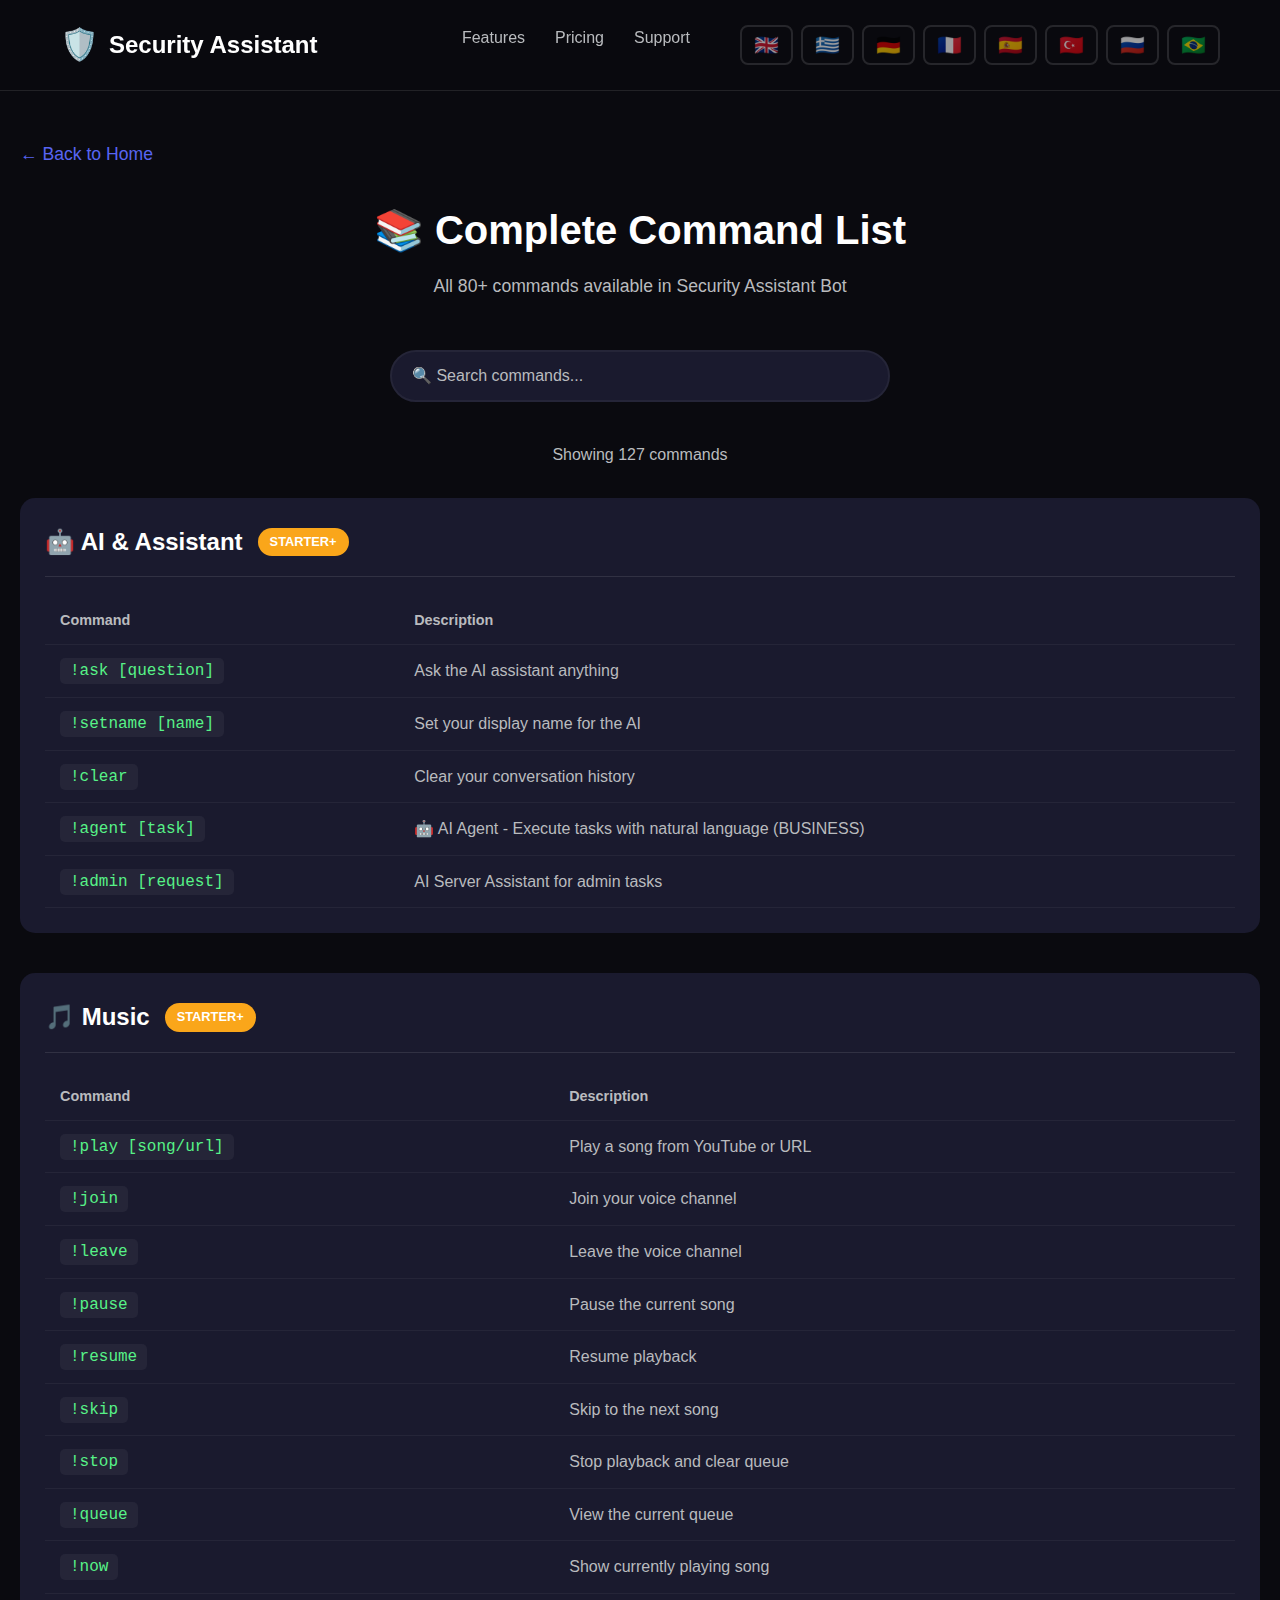
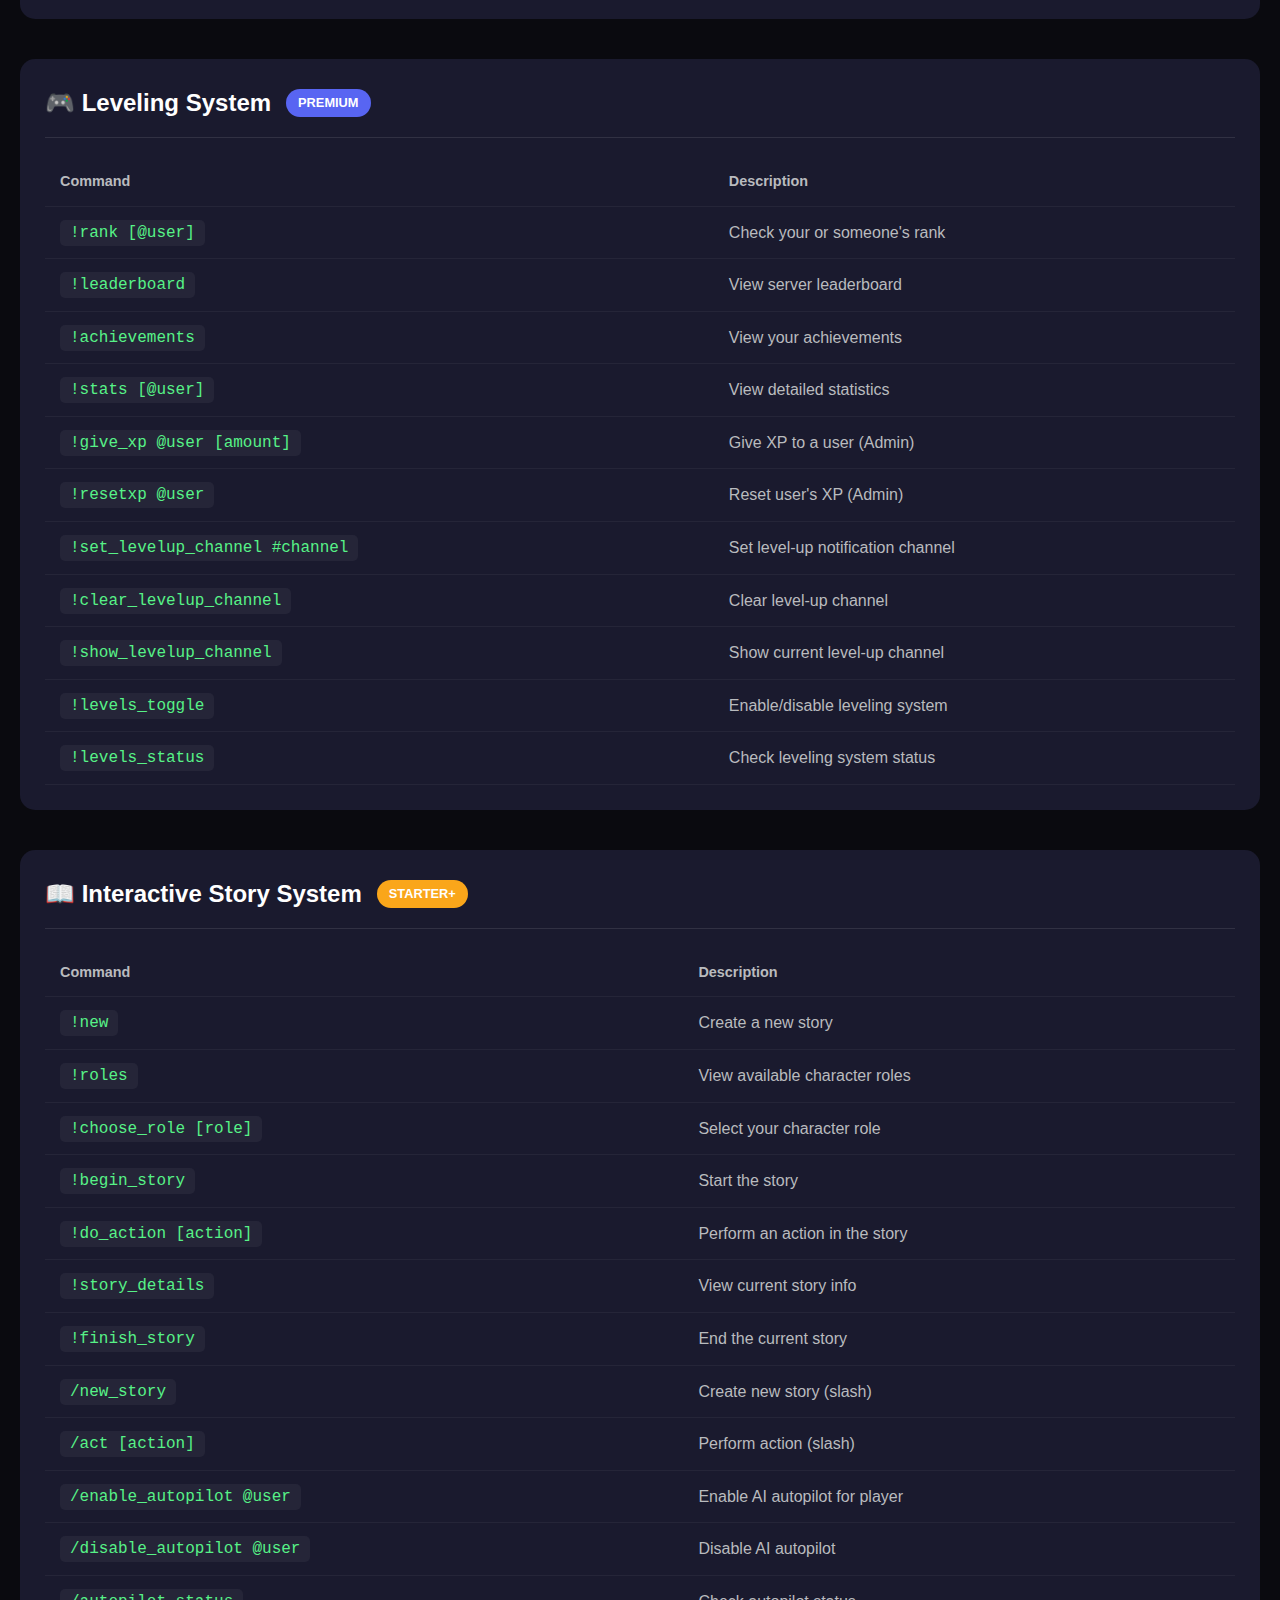
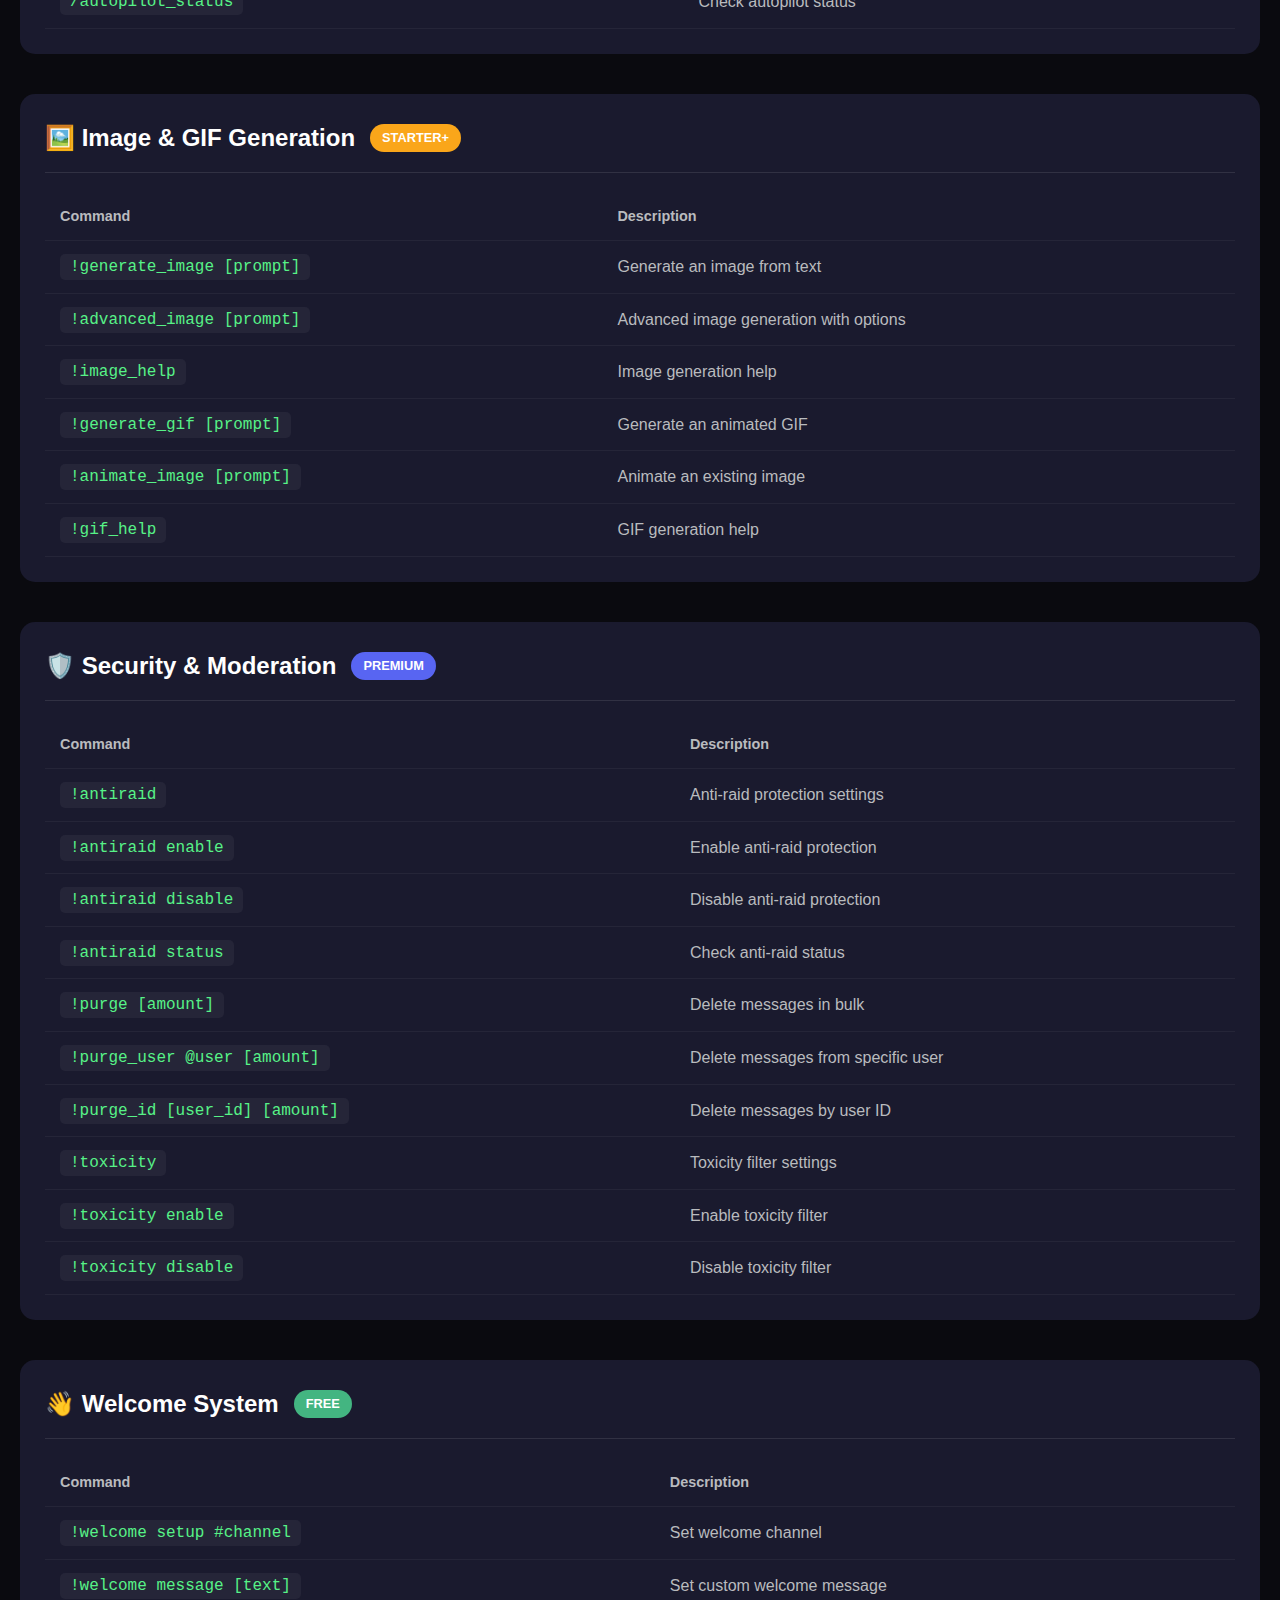
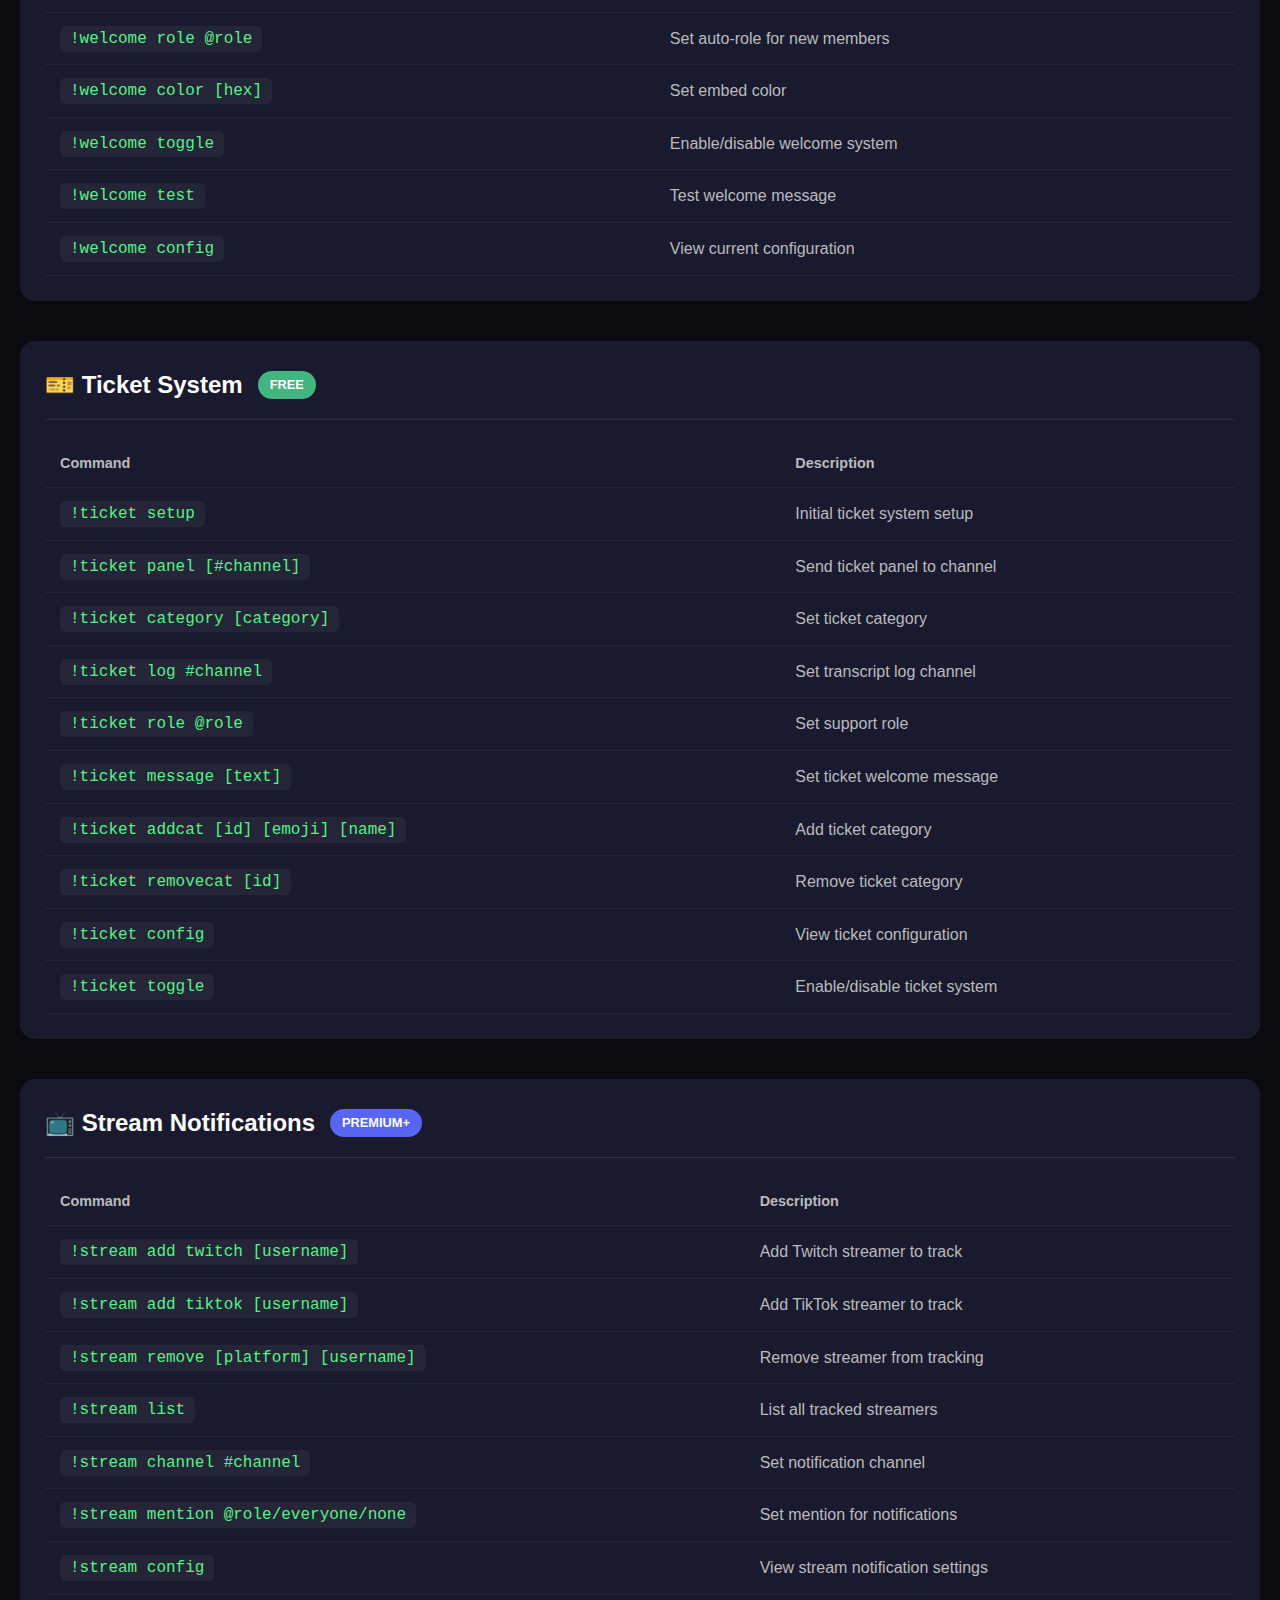
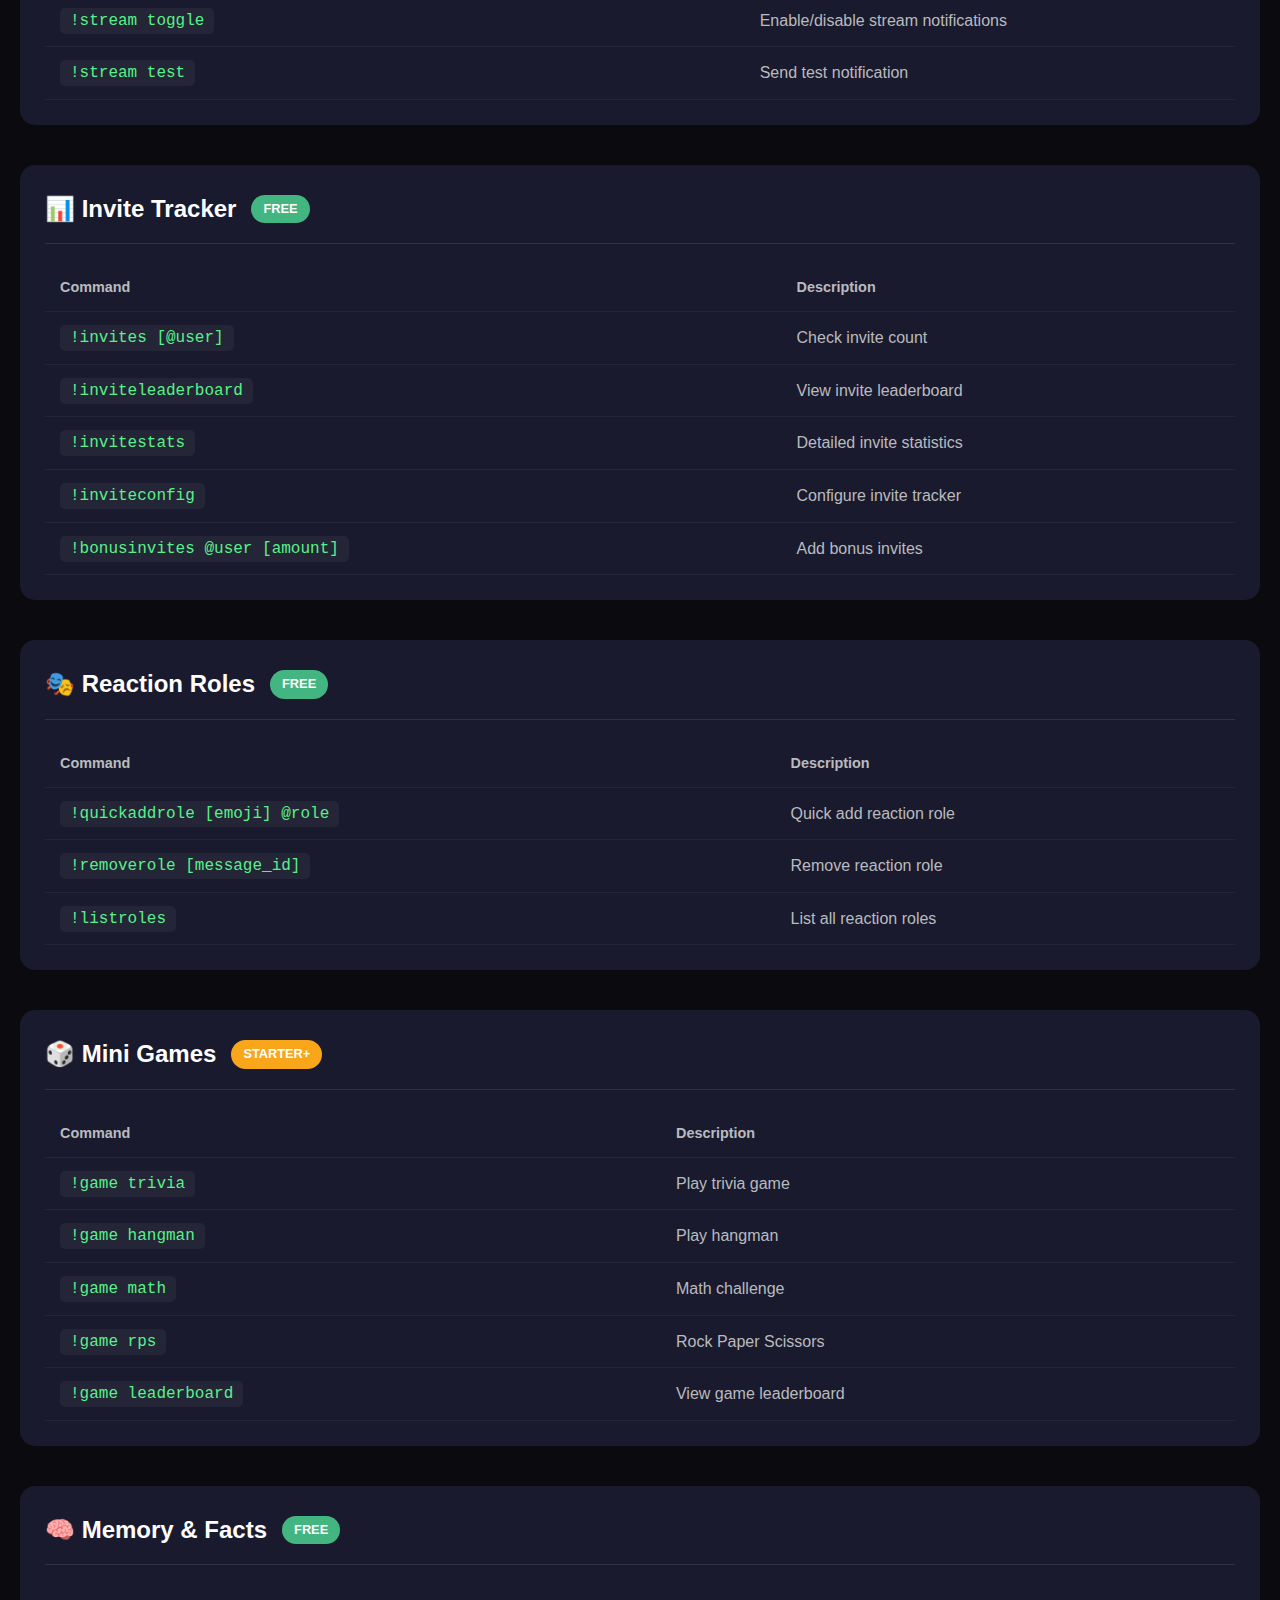
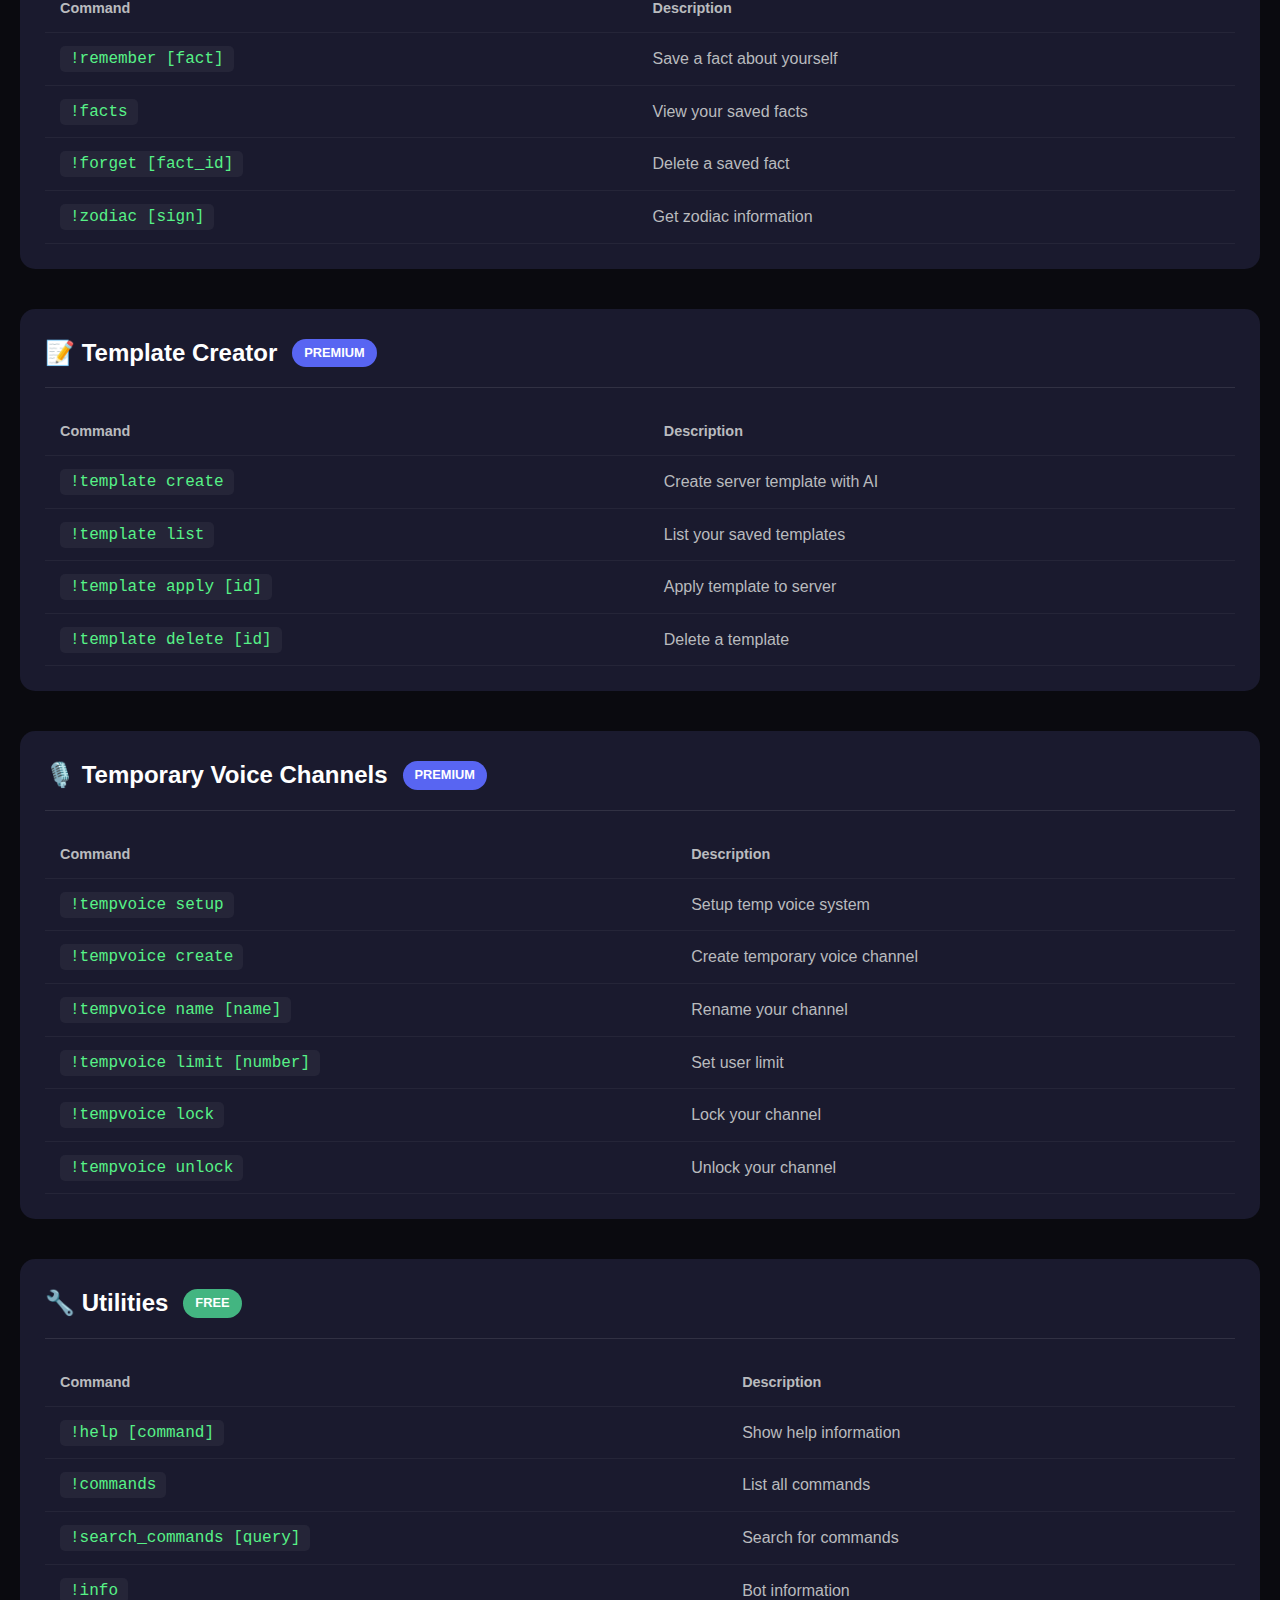
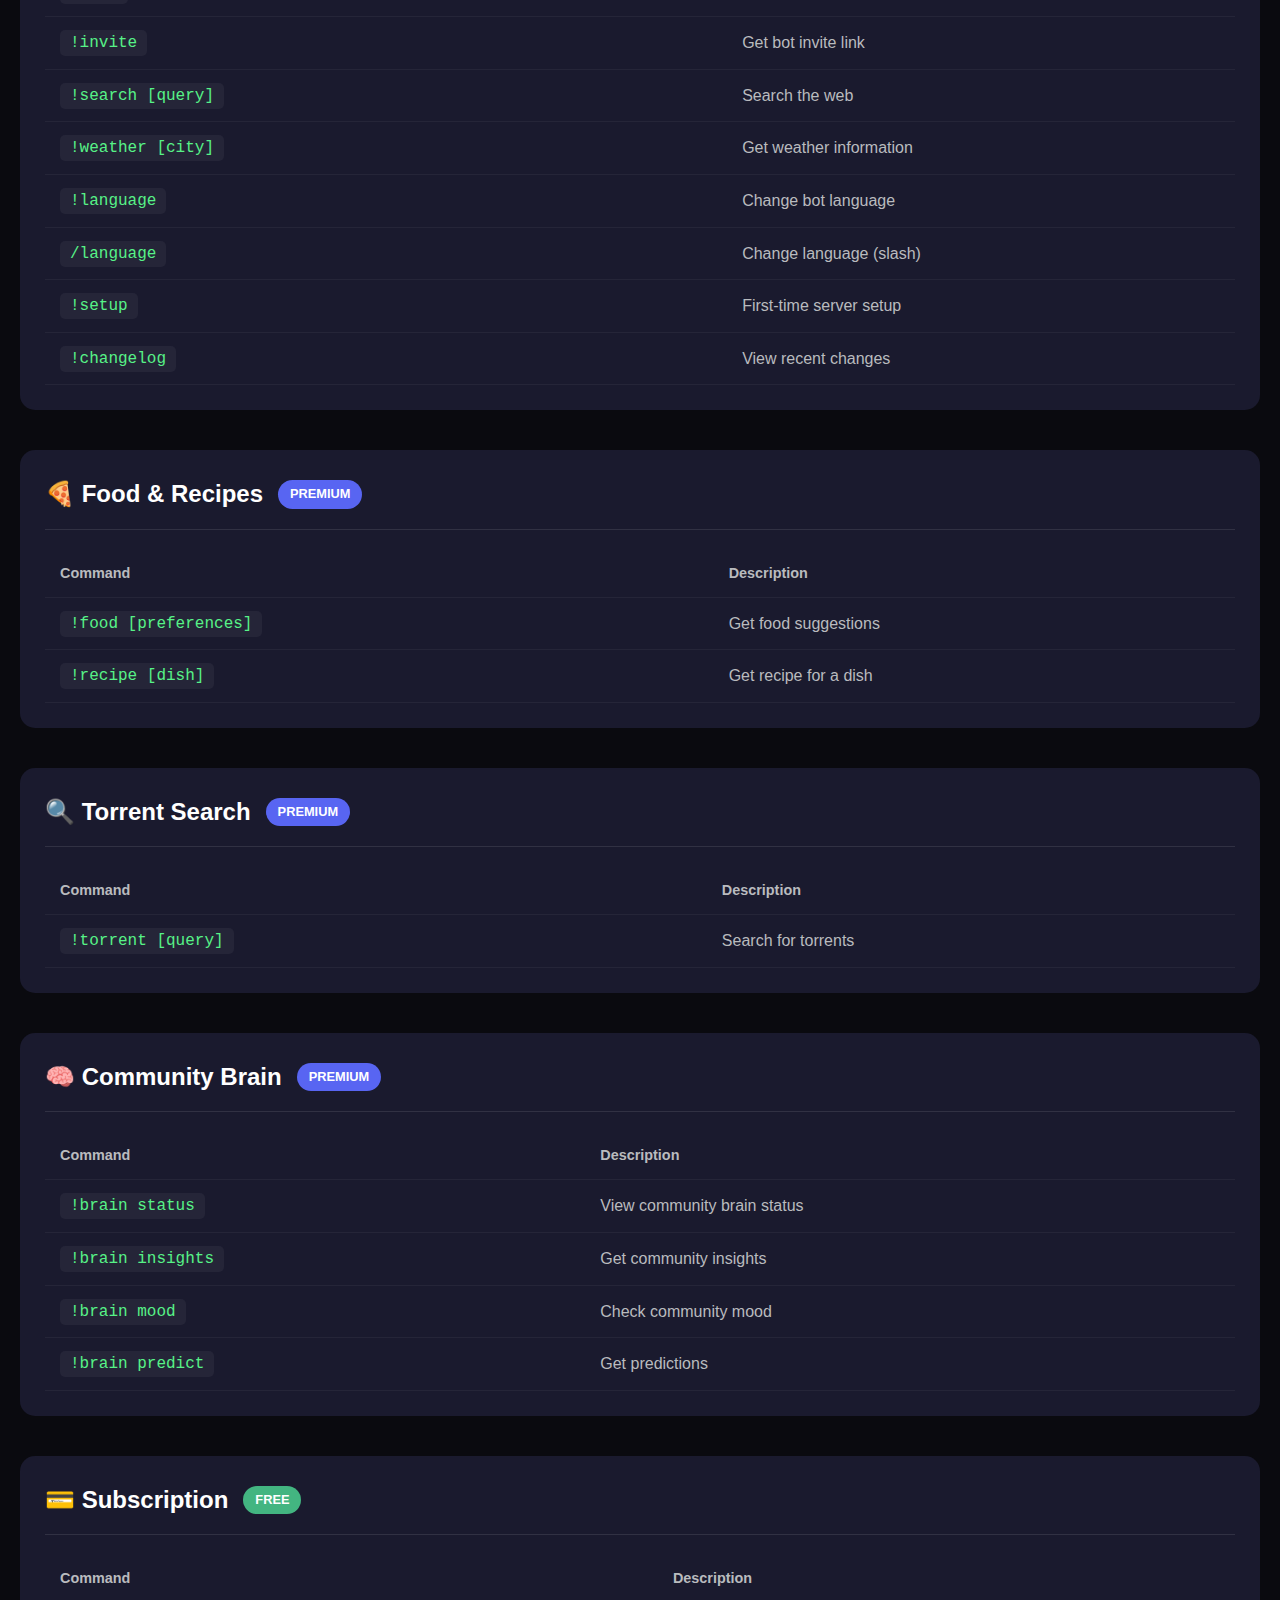
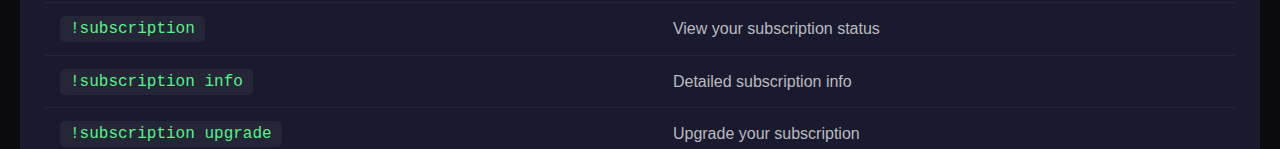
<file: commands.html>
<!DOCTYPE html>
<html lang="en">
<head>
    <meta charset="UTF-8">
    <meta name="viewport" content="width=device-width, initial-scale=1.0">
    <meta name="description" content="Security Assistant Bot - Complete Command List">
    <title>🛡️ Security Assistant - All Commands</title>
    <link rel="stylesheet" href="style.css">
    <link rel="stylesheet" href="language-switcher.css">
    <link rel="icon" href="data:image/svg+xml,<svg xmlns='http://www.w3.org/2000/svg' viewBox='0 0 100 100'><text y='.9em' font-size='90'>🛡️</text></svg>">
    <style>
        .commands-page {
            padding-top: 100px;
            min-height: 100vh;
        }
        .commands-container {
            max-width: 1400px;
            margin: 0 auto;
            padding: 40px 20px;
        }
        .commands-header {
            text-align: center;
            margin-bottom: 50px;
        }
        .commands-header h1 {
            font-size: 2.5em;
            margin-bottom: 10px;
        }
        .commands-header p {
            color: var(--text-muted);
            font-size: 1.1em;
        }
        .category-section {
            margin-bottom: 40px;
            background: var(--surface);
            border-radius: 15px;
            padding: 25px;
        }
        .category-header {
            display: flex;
            align-items: center;
            gap: 15px;
            margin-bottom: 20px;
            padding-bottom: 15px;
            border-bottom: 1px solid rgba(255,255,255,0.1);
        }
        .category-header h2 {
            font-size: 1.5em;
            margin: 0;
        }
        .category-header .tier-badge {
            padding: 4px 12px;
            border-radius: 20px;
            font-size: 0.8em;
            font-weight: 600;
        }
        .tier-free { background: #43B581; color: white; }
        .tier-starter { background: #FAA61A; color: white; }
        .tier-premium { background: #5865F2; color: white; }
        .tier-business { background: #9B59B6; color: white; }
        .commands-table {
            width: 100%;
            border-collapse: collapse;
        }
        .commands-table th,
        .commands-table td {
            padding: 12px 15px;
            text-align: left;
            border-bottom: 1px solid rgba(255,255,255,0.05);
        }
        .commands-table th {
            color: var(--text-muted);
            font-weight: 600;
            font-size: 0.9em;
        }
        .commands-table tr:hover {
            background: rgba(255,255,255,0.02);
        }
        .commands-table code {
            background: var(--surface-light);
            padding: 4px 10px;
            border-radius: 5px;
            font-family: 'Consolas', monospace;
            color: var(--secondary);
        }
        .commands-table .desc {
            color: var(--text-muted);
        }
        .back-link {
            display: inline-flex;
            align-items: center;
            gap: 8px;
            color: var(--primary);
            text-decoration: none;
            margin-bottom: 30px;
            font-size: 1.1em;
        }
        .back-link:hover {
            text-decoration: underline;
        }
        .search-box {
            width: 100%;
            max-width: 500px;
            margin: 0 auto 40px;
            display: block;
        }
        .search-box input {
            width: 100%;
            padding: 15px 20px;
            border-radius: 30px;
            border: 2px solid var(--surface-light);
            background: var(--surface);
            color: var(--text);
            font-size: 1em;
            outline: none;
            transition: border-color 0.3s;
        }
        .search-box input:focus {
            border-color: var(--primary);
        }
        .search-box input::placeholder {
            color: var(--text-muted);
        }
        .command-count {
            text-align: center;
            color: var(--text-muted);
            margin-bottom: 30px;
        }
    </style>
</head>
<body>
    <!-- Navigation -->
    <nav class="navbar">
        <div class="nav-container">
            <div class="nav-logo">
                <span class="logo-icon">🛡️</span>
                <span class="logo-text">Security Assistant</span>
            </div>
            <div class="nav-links">
                <a href="index.html#features">Features</a>
                <a href="index.html#pricing">Pricing</a>
                <a href="index.html#support">Support</a>
                <div class="language-switcher">
                    <button class="lang-btn" data-lang="en" title="English">🇬🇧</button>
                    <button class="lang-btn" data-lang="el" title="Ελληνικά">🇬🇷</button>
                    <button class="lang-btn" data-lang="de" title="Deutsch">🇩🇪</button>
                    <button class="lang-btn" data-lang="fr" title="Français">🇫🇷</button>
                    <button class="lang-btn" data-lang="es" title="Español">🇪🇸</button>
                    <button class="lang-btn" data-lang="tr" title="Türkçe">🇹🇷</button>
                    <button class="lang-btn" data-lang="ru" title="Русский">🇷🇺</button>
                    <button class="lang-btn" data-lang="pt" title="Português">🇧🇷</button>
                </div>
            </div>
        </div>
    </nav>

    <div class="commands-page">
        <div class="commands-container">
            <a href="index.html" class="back-link">← Back to Home</a>
            
            <div class="commands-header">
                <h1>📚 Complete Command List</h1>
                <p>All 80+ commands available in Security Assistant Bot</p>
            </div>

            <div class="search-box">
                <input type="text" id="command-search" placeholder="🔍 Search commands...">
            </div>

            <p class="command-count">Showing <span id="visible-count">80</span> commands</p>

            <!-- AI & Assistant -->
            <div class="category-section" data-category="ai">
                <div class="category-header">
                    <h2>🤖 AI & Assistant</h2>
                    <span class="tier-badge tier-starter">STARTER+</span>
                </div>
                <table class="commands-table">
                    <thead>
                        <tr>
                            <th>Command</th>
                            <th>Description</th>
                        </tr>
                    </thead>
                    <tbody>
                        <tr><td><code>!ask [question]</code></td><td class="desc">Ask the AI assistant anything</td></tr>
                        <tr><td><code>!setname [name]</code></td><td class="desc">Set your display name for the AI</td></tr>
                        <tr><td><code>!clear</code></td><td class="desc">Clear your conversation history</td></tr>
                        <tr><td><code>!agent [task]</code></td><td class="desc">🤖 AI Agent - Execute tasks with natural language (BUSINESS)</td></tr>
                        <tr><td><code>!admin [request]</code></td><td class="desc">AI Server Assistant for admin tasks</td></tr>
                    </tbody>
                </table>
            </div>

            <!-- Music -->
            <div class="category-section" data-category="music">
                <div class="category-header">
                    <h2>🎵 Music</h2>
                    <span class="tier-badge tier-starter">STARTER+</span>
                </div>
                <table class="commands-table">
                    <thead>
                        <tr>
                            <th>Command</th>
                            <th>Description</th>
                        </tr>
                    </thead>
                    <tbody>
                        <tr><td><code>!play [song/url]</code></td><td class="desc">Play a song from YouTube or URL</td></tr>
                        <tr><td><code>!join</code></td><td class="desc">Join your voice channel</td></tr>
                        <tr><td><code>!leave</code></td><td class="desc">Leave the voice channel</td></tr>
                        <tr><td><code>!pause</code></td><td class="desc">Pause the current song</td></tr>
                        <tr><td><code>!resume</code></td><td class="desc">Resume playback</td></tr>
                        <tr><td><code>!skip</code></td><td class="desc">Skip to the next song</td></tr>
                        <tr><td><code>!stop</code></td><td class="desc">Stop playback and clear queue</td></tr>
                        <tr><td><code>!queue</code></td><td class="desc">View the current queue</td></tr>
                        <tr><td><code>!now</code></td><td class="desc">Show currently playing song</td></tr>
                    </tbody>
                </table>
            </div>

            <!-- Leveling System -->
            <div class="category-section" data-category="levels">
                <div class="category-header">
                    <h2>🎮 Leveling System</h2>
                    <span class="tier-badge tier-premium">PREMIUM</span>
                </div>
                <table class="commands-table">
                    <thead>
                        <tr>
                            <th>Command</th>
                            <th>Description</th>
                        </tr>
                    </thead>
                    <tbody>
                        <tr><td><code>!rank [@user]</code></td><td class="desc">Check your or someone's rank</td></tr>
                        <tr><td><code>!leaderboard</code></td><td class="desc">View server leaderboard</td></tr>
                        <tr><td><code>!achievements</code></td><td class="desc">View your achievements</td></tr>
                        <tr><td><code>!stats [@user]</code></td><td class="desc">View detailed statistics</td></tr>
                        <tr><td><code>!give_xp @user [amount]</code></td><td class="desc">Give XP to a user (Admin)</td></tr>
                        <tr><td><code>!resetxp @user</code></td><td class="desc">Reset user's XP (Admin)</td></tr>
                        <tr><td><code>!set_levelup_channel #channel</code></td><td class="desc">Set level-up notification channel</td></tr>
                        <tr><td><code>!clear_levelup_channel</code></td><td class="desc">Clear level-up channel</td></tr>
                        <tr><td><code>!show_levelup_channel</code></td><td class="desc">Show current level-up channel</td></tr>
                        <tr><td><code>!levels_toggle</code></td><td class="desc">Enable/disable leveling system</td></tr>
                        <tr><td><code>!levels_status</code></td><td class="desc">Check leveling system status</td></tr>
                    </tbody>
                </table>
            </div>

            <!-- Story System -->
            <div class="category-section" data-category="story">
                <div class="category-header">
                    <h2>📖 Interactive Story System</h2>
                    <span class="tier-badge tier-starter">STARTER+</span>
                </div>
                <table class="commands-table">
                    <thead>
                        <tr>
                            <th>Command</th>
                            <th>Description</th>
                        </tr>
                    </thead>
                    <tbody>
                        <tr><td><code>!new</code></td><td class="desc">Create a new story</td></tr>
                        <tr><td><code>!roles</code></td><td class="desc">View available character roles</td></tr>
                        <tr><td><code>!choose_role [role]</code></td><td class="desc">Select your character role</td></tr>
                        <tr><td><code>!begin_story</code></td><td class="desc">Start the story</td></tr>
                        <tr><td><code>!do_action [action]</code></td><td class="desc">Perform an action in the story</td></tr>
                        <tr><td><code>!story_details</code></td><td class="desc">View current story info</td></tr>
                        <tr><td><code>!finish_story</code></td><td class="desc">End the current story</td></tr>
                        <tr><td><code>/new_story</code></td><td class="desc">Create new story (slash)</td></tr>
                        <tr><td><code>/act [action]</code></td><td class="desc">Perform action (slash)</td></tr>
                        <tr><td><code>/enable_autopilot @user</code></td><td class="desc">Enable AI autopilot for player</td></tr>
                        <tr><td><code>/disable_autopilot @user</code></td><td class="desc">Disable AI autopilot</td></tr>
                        <tr><td><code>/autopilot_status</code></td><td class="desc">Check autopilot status</td></tr>
                    </tbody>
                </table>
            </div>

            <!-- Image Generation -->
            <div class="category-section" data-category="images">
                <div class="category-header">
                    <h2>🖼️ Image & GIF Generation</h2>
                    <span class="tier-badge tier-starter">STARTER+</span>
                </div>
                <table class="commands-table">
                    <thead>
                        <tr>
                            <th>Command</th>
                            <th>Description</th>
                        </tr>
                    </thead>
                    <tbody>
                        <tr><td><code>!generate_image [prompt]</code></td><td class="desc">Generate an image from text</td></tr>
                        <tr><td><code>!advanced_image [prompt]</code></td><td class="desc">Advanced image generation with options</td></tr>
                        <tr><td><code>!image_help</code></td><td class="desc">Image generation help</td></tr>
                        <tr><td><code>!generate_gif [prompt]</code></td><td class="desc">Generate an animated GIF</td></tr>
                        <tr><td><code>!animate_image [prompt]</code></td><td class="desc">Animate an existing image</td></tr>
                        <tr><td><code>!gif_help</code></td><td class="desc">GIF generation help</td></tr>
                    </tbody>
                </table>
            </div>

            <!-- Security & Moderation -->
            <div class="category-section" data-category="security">
                <div class="category-header">
                    <h2>🛡️ Security & Moderation</h2>
                    <span class="tier-badge tier-premium">PREMIUM</span>
                </div>
                <table class="commands-table">
                    <thead>
                        <tr>
                            <th>Command</th>
                            <th>Description</th>
                        </tr>
                    </thead>
                    <tbody>
                        <tr><td><code>!antiraid</code></td><td class="desc">Anti-raid protection settings</td></tr>
                        <tr><td><code>!antiraid enable</code></td><td class="desc">Enable anti-raid protection</td></tr>
                        <tr><td><code>!antiraid disable</code></td><td class="desc">Disable anti-raid protection</td></tr>
                        <tr><td><code>!antiraid status</code></td><td class="desc">Check anti-raid status</td></tr>
                        <tr><td><code>!purge [amount]</code></td><td class="desc">Delete messages in bulk</td></tr>
                        <tr><td><code>!purge_user @user [amount]</code></td><td class="desc">Delete messages from specific user</td></tr>
                        <tr><td><code>!purge_id [user_id] [amount]</code></td><td class="desc">Delete messages by user ID</td></tr>
                        <tr><td><code>!toxicity</code></td><td class="desc">Toxicity filter settings</td></tr>
                        <tr><td><code>!toxicity enable</code></td><td class="desc">Enable toxicity filter</td></tr>
                        <tr><td><code>!toxicity disable</code></td><td class="desc">Disable toxicity filter</td></tr>
                    </tbody>
                </table>
            </div>

            <!-- Welcome System -->
            <div class="category-section" data-category="welcome">
                <div class="category-header">
                    <h2>👋 Welcome System</h2>
                    <span class="tier-badge tier-free">FREE</span>
                </div>
                <table class="commands-table">
                    <thead>
                        <tr>
                            <th>Command</th>
                            <th>Description</th>
                        </tr>
                    </thead>
                    <tbody>
                        <tr><td><code>!welcome setup #channel</code></td><td class="desc">Set welcome channel</td></tr>
                        <tr><td><code>!welcome message [text]</code></td><td class="desc">Set custom welcome message</td></tr>
                        <tr><td><code>!welcome role @role</code></td><td class="desc">Set auto-role for new members</td></tr>
                        <tr><td><code>!welcome color [hex]</code></td><td class="desc">Set embed color</td></tr>
                        <tr><td><code>!welcome toggle</code></td><td class="desc">Enable/disable welcome system</td></tr>
                        <tr><td><code>!welcome test</code></td><td class="desc">Test welcome message</td></tr>
                        <tr><td><code>!welcome config</code></td><td class="desc">View current configuration</td></tr>
                    </tbody>
                </table>
            </div>

            <!-- Ticket System -->
            <div class="category-section" data-category="tickets">
                <div class="category-header">
                    <h2>🎫 Ticket System</h2>
                    <span class="tier-badge tier-free">FREE</span>
                </div>
                <table class="commands-table">
                    <thead>
                        <tr>
                            <th>Command</th>
                            <th>Description</th>
                        </tr>
                    </thead>
                    <tbody>
                        <tr><td><code>!ticket setup</code></td><td class="desc">Initial ticket system setup</td></tr>
                        <tr><td><code>!ticket panel [#channel]</code></td><td class="desc">Send ticket panel to channel</td></tr>
                        <tr><td><code>!ticket category [category]</code></td><td class="desc">Set ticket category</td></tr>
                        <tr><td><code>!ticket log #channel</code></td><td class="desc">Set transcript log channel</td></tr>
                        <tr><td><code>!ticket role @role</code></td><td class="desc">Set support role</td></tr>
                        <tr><td><code>!ticket message [text]</code></td><td class="desc">Set ticket welcome message</td></tr>
                        <tr><td><code>!ticket addcat [id] [emoji] [name]</code></td><td class="desc">Add ticket category</td></tr>
                        <tr><td><code>!ticket removecat [id]</code></td><td class="desc">Remove ticket category</td></tr>
                        <tr><td><code>!ticket config</code></td><td class="desc">View ticket configuration</td></tr>
                        <tr><td><code>!ticket toggle</code></td><td class="desc">Enable/disable ticket system</td></tr>
                    </tbody>
                </table>
            </div>

            <!-- Stream Notifications -->
            <div class="category-section" data-category="streaming">
                <div class="category-header">
                    <h2>📺 Stream Notifications</h2>
                    <span class="tier-badge tier-premium">PREMIUM+</span>
                </div>
                <table class="commands-table">
                    <thead>
                        <tr>
                            <th>Command</th>
                            <th>Description</th>
                        </tr>
                    </thead>
                    <tbody>
                        <tr><td><code>!stream add twitch [username]</code></td><td class="desc">Add Twitch streamer to track</td></tr>
                        <tr><td><code>!stream add tiktok [username]</code></td><td class="desc">Add TikTok streamer to track</td></tr>
                        <tr><td><code>!stream remove [platform] [username]</code></td><td class="desc">Remove streamer from tracking</td></tr>
                        <tr><td><code>!stream list</code></td><td class="desc">List all tracked streamers</td></tr>
                        <tr><td><code>!stream channel #channel</code></td><td class="desc">Set notification channel</td></tr>
                        <tr><td><code>!stream mention @role/everyone/none</code></td><td class="desc">Set mention for notifications</td></tr>
                        <tr><td><code>!stream config</code></td><td class="desc">View stream notification settings</td></tr>
                        <tr><td><code>!stream toggle</code></td><td class="desc">Enable/disable stream notifications</td></tr>
                        <tr><td><code>!stream test</code></td><td class="desc">Send test notification</td></tr>
                    </tbody>
                </table>
            </div>

            <!-- Invite Tracker -->
            <div class="category-section" data-category="invites">
                <div class="category-header">
                    <h2>📊 Invite Tracker</h2>
                    <span class="tier-badge tier-free">FREE</span>
                </div>
                <table class="commands-table">
                    <thead>
                        <tr>
                            <th>Command</th>
                            <th>Description</th>
                        </tr>
                    </thead>
                    <tbody>
                        <tr><td><code>!invites [@user]</code></td><td class="desc">Check invite count</td></tr>
                        <tr><td><code>!inviteleaderboard</code></td><td class="desc">View invite leaderboard</td></tr>
                        <tr><td><code>!invitestats</code></td><td class="desc">Detailed invite statistics</td></tr>
                        <tr><td><code>!inviteconfig</code></td><td class="desc">Configure invite tracker</td></tr>
                        <tr><td><code>!bonusinvites @user [amount]</code></td><td class="desc">Add bonus invites</td></tr>
                    </tbody>
                </table>
            </div>

            <!-- Reaction Roles -->
            <div class="category-section" data-category="roles">
                <div class="category-header">
                    <h2>🎭 Reaction Roles</h2>
                    <span class="tier-badge tier-free">FREE</span>
                </div>
                <table class="commands-table">
                    <thead>
                        <tr>
                            <th>Command</th>
                            <th>Description</th>
                        </tr>
                    </thead>
                    <tbody>
                        <tr><td><code>!quickaddrole [emoji] @role</code></td><td class="desc">Quick add reaction role</td></tr>
                        <tr><td><code>!removerole [message_id]</code></td><td class="desc">Remove reaction role</td></tr>
                        <tr><td><code>!listroles</code></td><td class="desc">List all reaction roles</td></tr>
                    </tbody>
                </table>
            </div>

            <!-- Mini Games -->
            <div class="category-section" data-category="games">
                <div class="category-header">
                    <h2>🎲 Mini Games</h2>
                    <span class="tier-badge tier-starter">STARTER+</span>
                </div>
                <table class="commands-table">
                    <thead>
                        <tr>
                            <th>Command</th>
                            <th>Description</th>
                        </tr>
                    </thead>
                    <tbody>
                        <tr><td><code>!game trivia</code></td><td class="desc">Play trivia game</td></tr>
                        <tr><td><code>!game hangman</code></td><td class="desc">Play hangman</td></tr>
                        <tr><td><code>!game math</code></td><td class="desc">Math challenge</td></tr>
                        <tr><td><code>!game rps</code></td><td class="desc">Rock Paper Scissors</td></tr>
                        <tr><td><code>!game leaderboard</code></td><td class="desc">View game leaderboard</td></tr>
                    </tbody>
                </table>
            </div>

            <!-- Memory & Facts -->
            <div class="category-section" data-category="memory">
                <div class="category-header">
                    <h2>🧠 Memory & Facts</h2>
                    <span class="tier-badge tier-free">FREE</span>
                </div>
                <table class="commands-table">
                    <thead>
                        <tr>
                            <th>Command</th>
                            <th>Description</th>
                        </tr>
                    </thead>
                    <tbody>
                        <tr><td><code>!remember [fact]</code></td><td class="desc">Save a fact about yourself</td></tr>
                        <tr><td><code>!facts</code></td><td class="desc">View your saved facts</td></tr>
                        <tr><td><code>!forget [fact_id]</code></td><td class="desc">Delete a saved fact</td></tr>
                        <tr><td><code>!zodiac [sign]</code></td><td class="desc">Get zodiac information</td></tr>
                    </tbody>
                </table>
            </div>

            <!-- Template Creator -->
            <div class="category-section" data-category="templates">
                <div class="category-header">
                    <h2>📝 Template Creator</h2>
                    <span class="tier-badge tier-premium">PREMIUM</span>
                </div>
                <table class="commands-table">
                    <thead>
                        <tr>
                            <th>Command</th>
                            <th>Description</th>
                        </tr>
                    </thead>
                    <tbody>
                        <tr><td><code>!template create</code></td><td class="desc">Create server template with AI</td></tr>
                        <tr><td><code>!template list</code></td><td class="desc">List your saved templates</td></tr>
                        <tr><td><code>!template apply [id]</code></td><td class="desc">Apply template to server</td></tr>
                        <tr><td><code>!template delete [id]</code></td><td class="desc">Delete a template</td></tr>
                    </tbody>
                </table>
            </div>

            <!-- Temp Voice -->
            <div class="category-section" data-category="voice">
                <div class="category-header">
                    <h2>🎙️ Temporary Voice Channels</h2>
                    <span class="tier-badge tier-premium">PREMIUM</span>
                </div>
                <table class="commands-table">
                    <thead>
                        <tr>
                            <th>Command</th>
                            <th>Description</th>
                        </tr>
                    </thead>
                    <tbody>
                        <tr><td><code>!tempvoice setup</code></td><td class="desc">Setup temp voice system</td></tr>
                        <tr><td><code>!tempvoice create</code></td><td class="desc">Create temporary voice channel</td></tr>
                        <tr><td><code>!tempvoice name [name]</code></td><td class="desc">Rename your channel</td></tr>
                        <tr><td><code>!tempvoice limit [number]</code></td><td class="desc">Set user limit</td></tr>
                        <tr><td><code>!tempvoice lock</code></td><td class="desc">Lock your channel</td></tr>
                        <tr><td><code>!tempvoice unlock</code></td><td class="desc">Unlock your channel</td></tr>
                    </tbody>
                </table>
            </div>

            <!-- Utilities -->
            <div class="category-section" data-category="utilities">
                <div class="category-header">
                    <h2>🔧 Utilities</h2>
                    <span class="tier-badge tier-free">FREE</span>
                </div>
                <table class="commands-table">
                    <thead>
                        <tr>
                            <th>Command</th>
                            <th>Description</th>
                        </tr>
                    </thead>
                    <tbody>
                        <tr><td><code>!help [command]</code></td><td class="desc">Show help information</td></tr>
                        <tr><td><code>!commands</code></td><td class="desc">List all commands</td></tr>
                        <tr><td><code>!search_commands [query]</code></td><td class="desc">Search for commands</td></tr>
                        <tr><td><code>!info</code></td><td class="desc">Bot information</td></tr>
                        <tr><td><code>!invite</code></td><td class="desc">Get bot invite link</td></tr>
                        <tr><td><code>!search [query]</code></td><td class="desc">Search the web</td></tr>
                        <tr><td><code>!weather [city]</code></td><td class="desc">Get weather information</td></tr>
                        <tr><td><code>!language</code></td><td class="desc">Change bot language</td></tr>
                        <tr><td><code>/language</code></td><td class="desc">Change language (slash)</td></tr>
                        <tr><td><code>!setup</code></td><td class="desc">First-time server setup</td></tr>
                        <tr><td><code>!changelog</code></td><td class="desc">View recent changes</td></tr>
                    </tbody>
                </table>
            </div>

            <!-- Food & Recipes -->
            <div class="category-section" data-category="food">
                <div class="category-header">
                    <h2>🍕 Food & Recipes</h2>
                    <span class="tier-badge tier-premium">PREMIUM</span>
                </div>
                <table class="commands-table">
                    <thead>
                        <tr>
                            <th>Command</th>
                            <th>Description</th>
                        </tr>
                    </thead>
                    <tbody>
                        <tr><td><code>!food [preferences]</code></td><td class="desc">Get food suggestions</td></tr>
                        <tr><td><code>!recipe [dish]</code></td><td class="desc">Get recipe for a dish</td></tr>
                    </tbody>
                </table>
            </div>

            <!-- Torrent -->
            <div class="category-section" data-category="torrent">
                <div class="category-header">
                    <h2>🔍 Torrent Search</h2>
                    <span class="tier-badge tier-premium">PREMIUM</span>
                </div>
                <table class="commands-table">
                    <thead>
                        <tr>
                            <th>Command</th>
                            <th>Description</th>
                        </tr>
                    </thead>
                    <tbody>
                        <tr><td><code>!torrent [query]</code></td><td class="desc">Search for torrents</td></tr>
                    </tbody>
                </table>
            </div>

            <!-- Community Brain -->
            <div class="category-section" data-category="brain">
                <div class="category-header">
                    <h2>🧠 Community Brain</h2>
                    <span class="tier-badge tier-premium">PREMIUM</span>
                </div>
                <table class="commands-table">
                    <thead>
                        <tr>
                            <th>Command</th>
                            <th>Description</th>
                        </tr>
                    </thead>
                    <tbody>
                        <tr><td><code>!brain status</code></td><td class="desc">View community brain status</td></tr>
                        <tr><td><code>!brain insights</code></td><td class="desc">Get community insights</td></tr>
                        <tr><td><code>!brain mood</code></td><td class="desc">Check community mood</td></tr>
                        <tr><td><code>!brain predict</code></td><td class="desc">Get predictions</td></tr>
                    </tbody>
                </table>
            </div>

            <!-- Subscription -->
            <div class="category-section" data-category="subscription">
                <div class="category-header">
                    <h2>💳 Subscription</h2>
                    <span class="tier-badge tier-free">FREE</span>
                </div>
                <table class="commands-table">
                    <thead>
                        <tr>
                            <th>Command</th>
                            <th>Description</th>
                        </tr>
                    </thead>
                    <tbody>
                        <tr><td><code>!subscription</code></td><td class="desc">View your subscription status</td></tr>
                        <tr><td><code>!subscription info</code></td><td class="desc">Detailed subscription info</td></tr>
                        <tr><td><code>!subscription upgrade</code></td><td class="desc">Upgrade your subscription</td></tr>
                    </tbody>
                </table>
            </div>

        </div>
    </div>

    <!-- Footer -->
    <footer class="footer" style="margin-top: 0;">
        <div class="container">
            <div class="footer-bottom">
                <p>© 2025 Security Assistant Bot. Made with ❤️ for Discord Communities</p>
            </div>
        </div>
    </footer>

    <script>
        // Command search functionality
        const searchInput = document.getElementById('command-search');
        const categories = document.querySelectorAll('.category-section');
        const visibleCount = document.getElementById('visible-count');

        searchInput.addEventListener('input', function() {
            const query = this.value.toLowerCase();
            let count = 0;

            categories.forEach(category => {
                const rows = category.querySelectorAll('tbody tr');
                let categoryVisible = false;

                rows.forEach(row => {
                    const command = row.querySelector('code').textContent.toLowerCase();
                    const desc = row.querySelector('.desc').textContent.toLowerCase();
                    
                    if (command.includes(query) || desc.includes(query)) {
                        row.style.display = '';
                        categoryVisible = true;
                        count++;
                    } else {
                        row.style.display = 'none';
                    }
                });

                category.style.display = categoryVisible ? '' : 'none';
            });

            visibleCount.textContent = count;
        });

        // Count initial commands
        let initialCount = 0;
        document.querySelectorAll('.commands-table tbody tr').forEach(() => initialCount++);
        visibleCount.textContent = initialCount;
    </script>
</body>
</html>
</file>
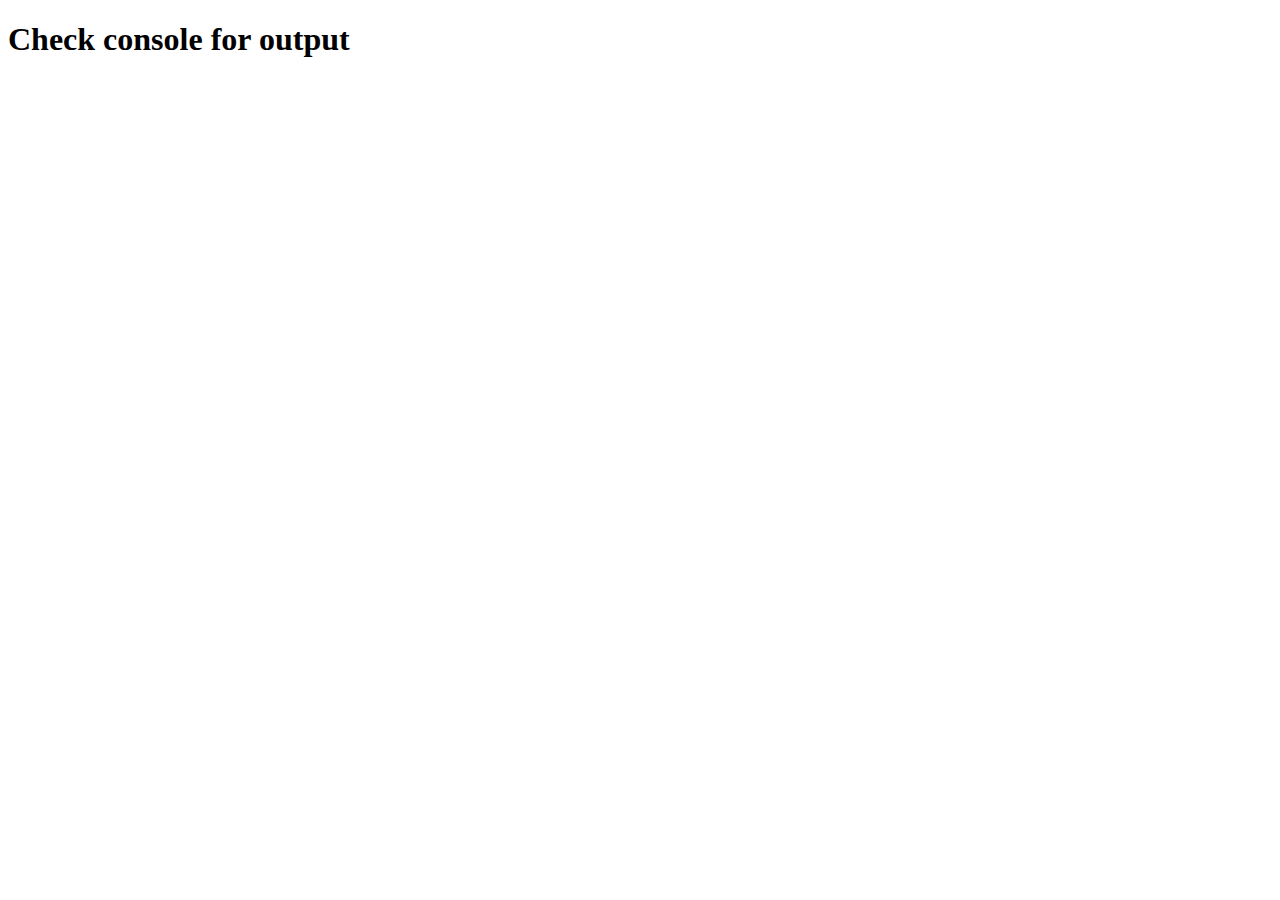
<file: test_js.html>
<!DOCTYPE html>
<html>
<head>
    <meta charset="UTF-8">
    <title>Test JS</title>
    <script src="translations.js"></script>
    <script>
        console.log('Translations loaded:', typeof translations);
        console.log('Languages:', Object.keys(translations));
        console.log('DE nav:', translations.de?.nav);
        console.log('FR nav:', translations.fr?.nav);
    </script>
</head>
<body>
    <h1>Check console for output</h1>
</body>
</html>
</file>
<file: language-switcher.css>
/* Language Switcher Styles */
.language-switcher {
    display: flex;
    gap: 8px;
    margin-left: 20px;
    align-items: center;
}

.lang-btn {
    background: transparent;
    border: 2px solid rgba(255, 255, 255, 0.2);
    border-radius: 8px;
    padding: 6px 12px;
    font-size: 20px;
    cursor: pointer;
    transition: all 0.3s ease;
    opacity: 0.6;
}

.lang-btn:hover {
    opacity: 1;
    border-color: rgba(255, 255, 255, 0.4);
    transform: scale(1.1);
}

.lang-btn.active {
    opacity: 1;
    border-color: #5865F2;
    background: rgba(88, 101, 242, 0.1);
    box-shadow: 0 0 20px rgba(88, 101, 242, 0.3);
}

/* Responsive */
@media (max-width: 768px) {
    .language-switcher {
        margin-left: 0;
        margin-top: 10px;
    }
}
</file>
<file: style.css>
/* Reset & Base Styles */
* {
    margin: 0;
    padding: 0;
    box-sizing: border-box;
}

:root {
    --primary: #5865F2;
    --primary-dark: #4752C4;
    --secondary: #57F287;
    --background: #0a0a0f;
    --surface: #1a1a2e;
    --surface-light: #252538;
    --text: #ffffff;
    --text-muted: #b9bbbe;
    --gradient: linear-gradient(135deg, #667eea 0%, #764ba2 100%);
    --gradient-alt: linear-gradient(135deg, #f093fb 0%, #f5576c 100%);
}

body {
    font-family: 'Segoe UI', Tahoma, Geneva, Verdana, sans-serif;
    background: var(--background);
    color: var(--text);
    line-height: 1.6;
    overflow-x: hidden;
}

.container {
    max-width: 1200px;
    margin: 0 auto;
    padding: 0 20px;
}

/* Navbar */
.navbar {
    position: fixed;
    top: 0;
    left: 0;
    right: 0;
    background: rgba(10, 10, 15, 0.95);
    backdrop-filter: blur(10px);
    z-index: 1000;
    padding: 20px 0;
    border-bottom: 1px solid rgba(255, 255, 255, 0.1);
}

.nav-container {
    max-width: 1200px;
    margin: 0 auto;
    padding: 0 20px;
    display: flex;
    justify-content: space-between;
    align-items: center;
}

.nav-logo {
    display: flex;
    align-items: center;
    gap: 10px;
    font-size: 1.5em;
    font-weight: bold;
}

.logo-icon {
    font-size: 1.3em;
}

.nav-links {
    display: flex;
    gap: 30px;
}

.nav-links a {
    color: var(--text-muted);
    text-decoration: none;
    transition: color 0.3s;
    font-weight: 500;
}

.nav-links a:hover {
    color: var(--primary);
}

/* Hero Section */
.hero {
    min-height: 100vh;
    display: flex;
    align-items: center;
    justify-content: center;
    text-align: center;
    padding: 120px 20px 80px;
    background: var(--gradient);
    position: relative;
    overflow: hidden;
}

.hero::before {
    content: '';
    position: absolute;
    top: 0;
    left: 0;
    right: 0;
    bottom: 0;
    background: url('data:image/svg+xml,<svg xmlns="http://www.w3.org/2000/svg" viewBox="0 0 1200 600"><path d="M0,300 Q300,100 600,300 T1200,300 L1200,600 L0,600 Z" fill="rgba(0,0,0,0.1)"/></svg>') no-repeat bottom;
    background-size: cover;
    opacity: 0.3;
}

.hero-content {
    position: relative;
    z-index: 1;
    max-width: 900px;
}

.hero-badge {
    display: inline-block;
    background: rgba(255, 255, 255, 0.2);
    padding: 8px 20px;
    border-radius: 20px;
    margin-bottom: 30px;
    font-size: 0.9em;
    backdrop-filter: blur(10px);
}

.hero-title {
    font-size: 4em;
    margin-bottom: 20px;
    line-height: 1.2;
    text-shadow: 2px 2px 4px rgba(0, 0, 0, 0.3);
}

.gradient-text {
    background: linear-gradient(to right, #fff, #f0f0f0);
    -webkit-background-clip: text;
    -webkit-text-fill-color: transparent;
    background-clip: text;
}

.hero-description {
    font-size: 1.3em;
    margin-bottom: 40px;
    opacity: 0.95;
    max-width: 700px;
    margin-left: auto;
    margin-right: auto;
}

.hero-buttons {
    display: flex;
    gap: 20px;
    justify-content: center;
    margin-bottom: 60px;
}

.btn {
    display: inline-flex;
    align-items: center;
    justify-content: center;
    padding: 15px 40px;
    font-size: 1.1em;
    text-decoration: none;
    border-radius: 10px;
    transition: all 0.3s;
    font-weight: 600;
    cursor: pointer;
    border: none;
}

.btn-primary {
    background: var(--primary);
    color: white;
    box-shadow: 0 4px 15px rgba(88, 101, 242, 0.4);
}

.btn-primary:hover {
    background: var(--primary-dark);
    transform: translateY(-2px);
    box-shadow: 0 6px 20px rgba(88, 101, 242, 0.6);
}

.btn-secondary {
    background: rgba(255, 255, 255, 0.1);
    color: white;
    backdrop-filter: blur(10px);
}

.btn-secondary:hover {
    background: rgba(255, 255, 255, 0.2);
    transform: translateY(-2px);
}

.btn-outline {
    background: transparent;
    color: var(--text);
    border: 2px solid var(--primary);
}

.btn-outline:hover {
    background: var(--primary);
    transform: translateY(-2px);
}

.hero-stats {
    display: flex;
    justify-content: center;
    gap: 60px;
    flex-wrap: wrap;
}

.stat {
    text-align: center;
}

.stat-number {
    font-size: 3em;
    font-weight: bold;
    display: block;
    margin-bottom: 5px;
}

.stat-label {
    font-size: 1.1em;
    opacity: 0.8;
}

/* Features Section */
.features {
    padding: 100px 20px;
    background: var(--background);
}

.section-header {
    text-align: center;
    margin-bottom: 60px;
}

.section-header h2 {
    font-size: 3em;
    margin-bottom: 15px;
}

.section-header p {
    font-size: 1.2em;
    color: var(--text-muted);
}

.features-grid {
    display: grid;
    grid-template-columns: repeat(auto-fit, minmax(320px, 1fr));
    gap: 30px;
}

.feature-card {
    background: var(--surface);
    padding: 40px;
    border-radius: 20px;
    transition: all 0.3s;
    position: relative;
    border: 1px solid rgba(255, 255, 255, 0.05);
}

.feature-card:hover {
    transform: translateY(-5px);
    box-shadow: 0 10px 30px rgba(88, 101, 242, 0.2);
    border-color: var(--primary);
}

.feature-card.featured {
    background: var(--gradient);
    border: none;
}

.feature-badge {
    position: absolute;
    top: 20px;
    right: 20px;
    background: rgba(255, 255, 255, 0.2);
    padding: 5px 15px;
    border-radius: 15px;
    font-size: 0.85em;
    backdrop-filter: blur(10px);
}

.feature-icon {
    font-size: 3em;
    margin-bottom: 20px;
}

.feature-card h3 {
    font-size: 1.8em;
    margin-bottom: 15px;
}

.feature-card p {
    color: var(--text-muted);
    margin-bottom: 20px;
    line-height: 1.8;
}

.feature-card.featured p {
    color: rgba(255, 255, 255, 0.9);
}

.feature-list {
    list-style: none;
}

.feature-list li {
    padding: 8px 0;
    color: var(--text-muted);
}

.feature-card.featured .feature-list li {
    color: rgba(255, 255, 255, 0.9);
}

/* Commands Section */
.commands {
    padding: 100px 20px;
    background: var(--surface);
}

.commands-grid {
    display: grid;
    grid-template-columns: repeat(auto-fit, minmax(280px, 1fr));
    gap: 30px;
    margin-bottom: 40px;
}

.command-category {
    background: var(--surface-light);
    padding: 30px;
    border-radius: 15px;
    border: 1px solid rgba(255, 255, 255, 0.05);
}

.command-category h3 {
    font-size: 1.5em;
    margin-bottom: 20px;
    color: var(--primary);
}

.command-item {
    display: flex;
    flex-direction: column;
    gap: 8px;
    padding: 15px 0;
    border-bottom: 1px solid rgba(255, 255, 255, 0.05);
}

.command-item:last-child {
    border-bottom: none;
}

.command-item code {
    background: var(--background);
    padding: 8px 12px;
    border-radius: 6px;
    font-family: 'Courier New', monospace;
    color: var(--secondary);
    font-size: 0.95em;
}

.command-item span {
    color: var(--text-muted);
    font-size: 0.9em;
}

.commands-footer {
    text-align: center;
    padding: 40px 20px;
    background: var(--background);
    border-radius: 15px;
}

.commands-footer code {
    background: var(--surface);
    padding: 5px 10px;
    border-radius: 5px;
    color: var(--secondary);
}

/* Pricing Section */
.pricing {
    padding: 100px 20px;
    background: var(--background);
}

.pricing-grid {
    display: grid;
    grid-template-columns: repeat(auto-fit, minmax(280px, 1fr));
    gap: 25px;
    max-width: 1400px;
    margin: 0 auto;
}

.pricing-card {
    background: var(--surface);
    padding: 40px;
    border-radius: 20px;
    text-align: center;
    border: 2px solid rgba(255, 255, 255, 0.05);
    transition: all 0.3s;
    position: relative;
}

.pricing-card:hover {
    transform: translateY(-5px);
    border-color: var(--primary);
}

.pricing-card.featured {
    background: var(--gradient);
    border: none;
    transform: scale(1.05);
}

.pricing-badge {
    position: absolute;
    top: -15px;
    left: 50%;
    transform: translateX(-50%);
    background: var(--secondary);
    color: var(--background);
    padding: 8px 20px;
    border-radius: 20px;
    font-weight: bold;
    font-size: 0.9em;
}

.pricing-card h3 {
    font-size: 2em;
    margin-bottom: 20px;
}

.price {
    margin-bottom: 30px;
}

.amount {
    font-size: 4em;
    font-weight: bold;
}

.period {
    font-size: 1.2em;
    color: var(--text-muted);
}

.pricing-card.featured .period {
    color: rgba(255, 255, 255, 0.8);
}

.pricing-features {
    list-style: none;
    margin-bottom: 30px;
    text-align: left;
}

.pricing-features li {
    padding: 12px 0;
    border-bottom: 1px solid rgba(255, 255, 255, 0.05);
}

.pricing-card.featured .pricing-features li {
    border-color: rgba(255, 255, 255, 0.1);
}

/* Support Section */
.support {
    padding: 100px 20px;
    background: var(--gradient);
    text-align: center;
}

.support-content h2 {
    font-size: 3em;
    margin-bottom: 20px;
}

.support-content p {
    font-size: 1.3em;
    margin-bottom: 40px;
    opacity: 0.9;
}

.support-buttons {
    display: flex;
    gap: 20px;
    justify-content: center;
    flex-wrap: wrap;
}

/* Footer */
.footer {
    background: var(--surface);
    padding: 60px 20px 20px;
}

.footer-content {
    display: grid;
    grid-template-columns: repeat(auto-fit, minmax(200px, 1fr));
    gap: 40px;
    margin-bottom: 40px;
}

.footer-section h4 {
    font-size: 1.3em;
    margin-bottom: 15px;
    color: var(--primary);
}

.footer-section p {
    color: var(--text-muted);
    line-height: 1.8;
}

.footer-section a {
    display: block;
    color: var(--text-muted);
    text-decoration: none;
    padding: 8px 0;
    transition: color 0.3s;
}

.footer-section a:hover {
    color: var(--primary);
}

.footer-bottom {
    text-align: center;
    padding-top: 30px;
    border-top: 1px solid rgba(255, 255, 255, 0.1);
    color: var(--text-muted);
}

/* Responsive */
@media (max-width: 768px) {
    .hero-title {
        font-size: 2.5em;
    }
    
    .hero-description {
        font-size: 1.1em;
    }
    
    .hero-buttons {
        flex-direction: column;
    }
    
    .nav-links {
        display: none;
    }
    
    .section-header h2 {
        font-size: 2em;
    }
    
    .pricing-card.featured {
        transform: scale(1);
    }
}

/* Animations */
@keyframes fadeIn {
    from {
        opacity: 0;
        transform: translateY(20px);
    }
    to {
        opacity: 1;
        transform: translateY(0);
    }
}

.feature-card,
.command-category,
.pricing-card {
    animation: fadeIn 0.6s ease-out;
}
</file>
